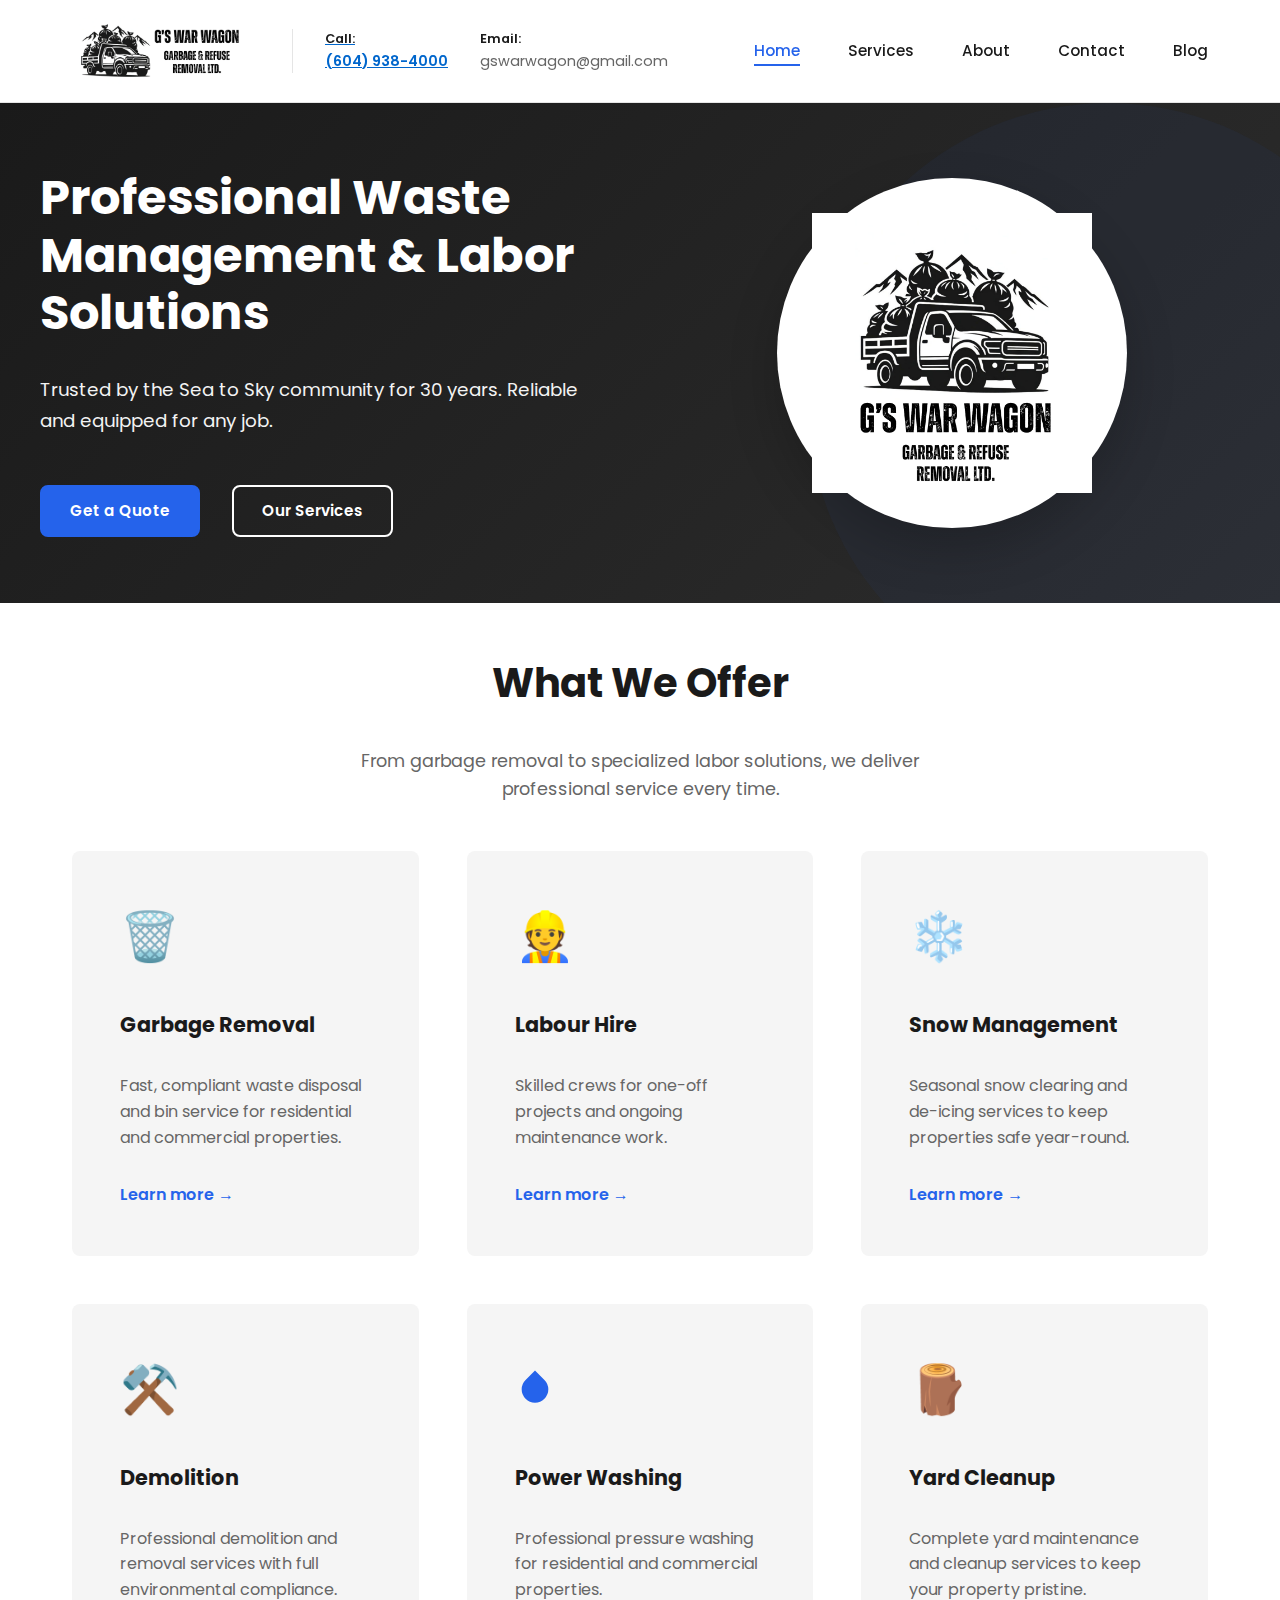
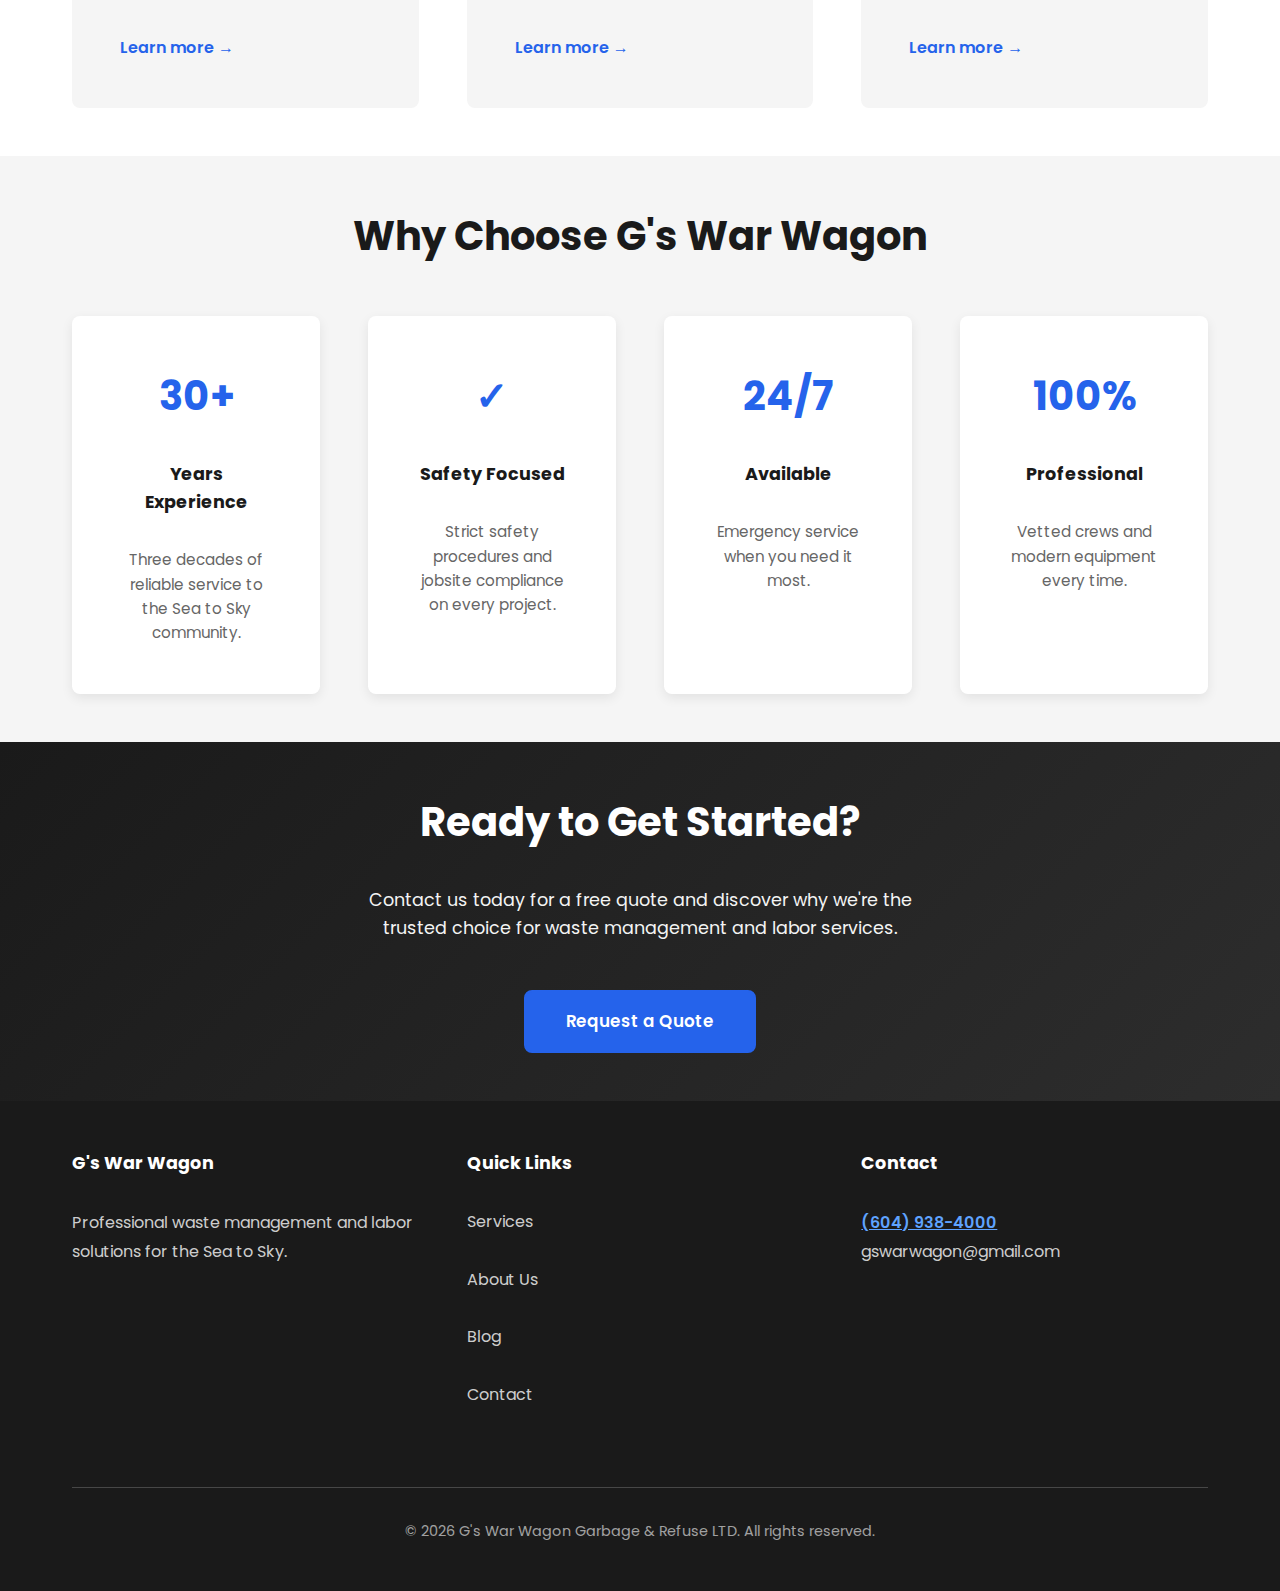
<file: index.html>
<!DOCTYPE html>
<html lang="en">
<head>
    <meta charset="UTF-8">
    <meta name="viewport" content="width=device-width, initial-scale=1.0">
    <meta name="description" content="G's War Wagon Garbage & Refuse LTD — Professional waste management and labor services for Sea to Sky.">
    <link rel="icon" href="assets/branding/GS Web Icon.png" type="image/png">
    <title>G's War Wagon | Professional Garbage & Refuse Services</title>
    <link rel="stylesheet" href="css/styles.css">
    <link href="https://fonts.googleapis.com/css2?family=Poppins:wght@300;400;500;600;700&display=swap" rel="stylesheet">
</head>
<body>
    <a class="skip-link" href="#main">Skip to main content</a>
    
    <!-- Navigation -->
    <nav class="navbar" role="navigation" aria-label="Main Navigation">
        <div class="nav-container">
            <div class="nav-left">
                <div class="nav-brand">
                    <a href="index.html">
                        <img src="assets/branding/G's War Wagon Long.png" alt="G's War Wagon Logo" class="logo">
                    </a>
                </div>
                <div class="nav-contact-desktop">
                    <a href="tel:+16049384000" class="contact-link phone">
                        <span class="label">Call:</span> (604) 938-4000
                    </a>
                    <a href="mailto:gswarwagon@gmail.com" class="contact-link email">
                        <span class="label">Email:</span> gswarwagon@gmail.com
                    </a>
                </div>
            </div>
            <button class="nav-toggle" id="navToggle" aria-label="Toggle navigation">
                <span></span>
                <span></span>
                <span></span>
            </button>
            <div class="nav-menu" id="navMenu">
                <ul class="nav-links">
                    <li><a href="index.html" class="active">Home</a></li>
                    <li><a href="services.html">Services</a></li>
                    <li><a href="about.html">About</a></li>
                    <li><a href="contact.html">Contact</a></li>
                    <li><a href="blog.html">Blog</a></li>
                </ul>
                <div class="nav-contact-mobile">
                    <a href="tel:+16049384000" class="contact-link phone">
                        <span class="label">Call:</span> (604) 938-4000
                    </a>
                    <a href="mailto:gswarwagon@gmail.com" class="contact-link email">
                        <span class="label">Email:</span> gswarwagon@gmail.com
                    </a>
                </div>
            </div>
        </div>
    </nav>

    <!-- Hero Section -->
    <header class="hero">
        <div class="hero-content">
            <div class="hero-text">
                <h1>Professional Waste Management & Labor Solutions</h1>
                <p>Trusted by the Sea to Sky community for 30 years. Reliable and equipped for any job.</p>
                <div class="hero-cta">
                    <a href="contact.html" class="btn btn-primary">Get a Quote</a>
                    <a href="services.html" class="btn btn-secondary">Our Services</a>
                </div>
            </div>
            <div class="hero-logo-container">
                <div class="logo-circle">
                    <img src="assets/branding/G's War Wagon Logo.png" alt="G's War Wagon Logo" class="hero-logo">
                </div>
            </div>
        </div>
    </header>

    <!-- Main Content -->
    <main id="main" tabindex="-1">
        
        <!-- Services Overview -->
        <section class="services-overview">
            <div class="container">
                <div class="section-header">
                    <h2>What We Offer</h2>
                    <p>From garbage removal to specialized labor solutions, we deliver professional service every time.</p>
                </div>
                <div class="services-grid">
                    <div class="service-card">
                        <div class="service-icon">🗑️</div>
                        <h3>Garbage Removal</h3>
                        <p>Fast, compliant waste disposal and bin service for residential and commercial properties.</p>
                        <a href="services.html" class="service-link">Learn more →</a>
                    </div>
                    <div class="service-card">
                        <div class="service-icon">👷</div>
                        <h3>Labour Hire</h3>
                        <p>Skilled crews for one-off projects and ongoing maintenance work.</p>
                        <a href="services.html" class="service-link">Learn more →</a>
                    </div>
                    <div class="service-card">
                        <div class="service-icon">❄️</div>
                        <h3>Snow Management</h3>
                        <p>Seasonal snow clearing and de-icing services to keep properties safe year-round.</p>
                        <a href="services.html" class="service-link">Learn more →</a>
                    </div>
                    <div class="service-card">
                        <div class="service-icon">⚒️</div>
                        <h3>Demolition</h3>
                        <p>Professional demolition and removal services with full environmental compliance.</p>
                        <a href="services.html" class="service-link">Learn more →</a>
                    </div>
                    <div class="service-card">
                        <div class="service-icon"><svg width="40" height="40" viewBox="0 0 24 24" fill="#2563eb" xmlns="http://www.w3.org/2000/svg"><path d="M12 2.69l5.66 5.66a8 8 0 1 1-11.32 0z"/></svg></div>
                        <h3>Power Washing</h3>
                        <p>Professional pressure washing for residential and commercial properties.</p>
                        <a href="services.html" class="service-link">Learn more →</a>
                    </div>
                    <div class="service-card">
                        <div class="service-icon">🪵</div>
                        <h3>Yard Cleanup</h3>
                        <p>Complete yard maintenance and cleanup services to keep your property pristine.</p>
                        <a href="services.html" class="service-link">Learn more →</a>
                    </div>
                </div>
            </div>
        </section>

        <!-- Why Choose Us -->
        <section class="why-choose">
            <div class="container">
                <h2>Why Choose G's War Wagon</h2>
                <div class="features-grid">
                    <div class="feature">
                        <div class="feature-number">30+</div>
                        <h4>Years Experience</h4>
                        <p>Three decades of reliable service to the Sea to Sky community.</p>
                    </div>
                    <div class="feature">
                        <div class="feature-number">✓</div>
                        <h4>Safety Focused</h4>
                        <p>Strict safety procedures and jobsite compliance on every project.</p>
                    </div>
                    <div class="feature">
                        <div class="feature-number">24/7</div>
                        <h4>Available</h4>
                        <p>Emergency service when you need it most.</p>
                    </div>
                    <div class="feature">
                        <div class="feature-number">100%</div>
                        <h4>Professional</h4>
                        <p>Vetted crews and modern equipment every time.</p>
                    </div>
                </div>
            </div>
        </section>

        <!-- CTA Section -->
        <section class="cta-section">
            <div class="container">
                <h2>Ready to Get Started?</h2>
                <p>Contact us today for a free quote and discover why we're the trusted choice for waste management and labor services.</p>
                <a href="contact.html" class="btn btn-primary btn-large">Request a Quote</a>
            </div>
        </section>

    </main>

    <!-- Footer -->
    <footer class="footer" role="contentinfo">
        <div class="container">
            <div class="footer-content">
                <div class="footer-section">
                    <h4>G's War Wagon</h4>
                    <p>Professional waste management and labor solutions for the Sea to Sky.</p>
                </div>
                <div class="footer-section">
                    <h4>Quick Links</h4>
                    <ul>
                        <li><a href="services.html">Services</a></li>
                        <li><a href="about.html">About Us</a></li>
                        <li><a href="blog.html">Blog</a></li>
                        <li><a href="contact.html">Contact</a></li>
                    </ul>
                </div>
                <div class="footer-section">
                    <h4>Contact</h4>
                    <p>
                        <a href="tel:+16049384000">(604) 938-4000</a><br>
                        <a href="mailto:gswarwagon@gmail.com">gswarwagon@gmail.com</a>
                    </p>
                </div>
            </div>
            <div class="footer-bottom">
                <p>&copy; <span id="year"></span> G's War Wagon Garbage & Refuse LTD. All rights reserved.</p>
            </div>
        </div>
    </footer>

    <script src="js/scripts.js"></script>
    <script>document.getElementById('year').textContent = new Date().getFullYear();</script>
</body>
</html>
</file>
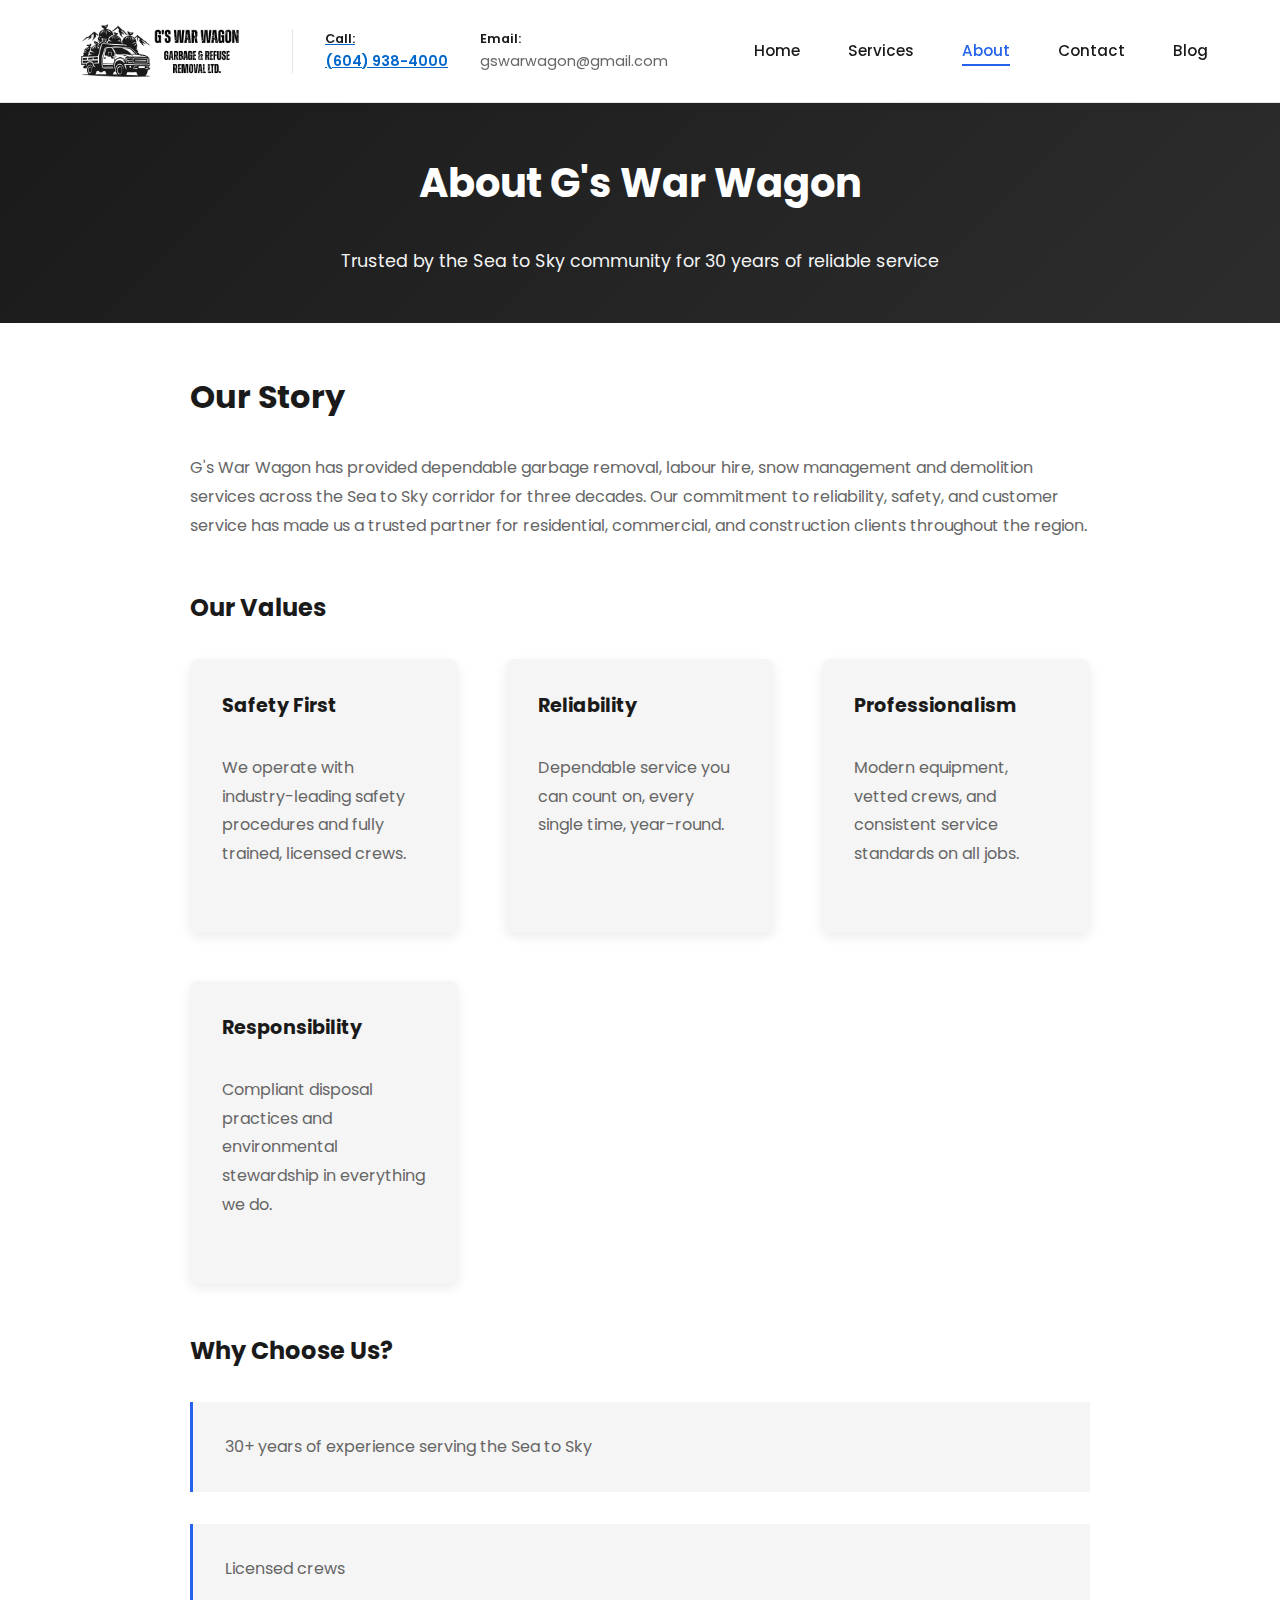
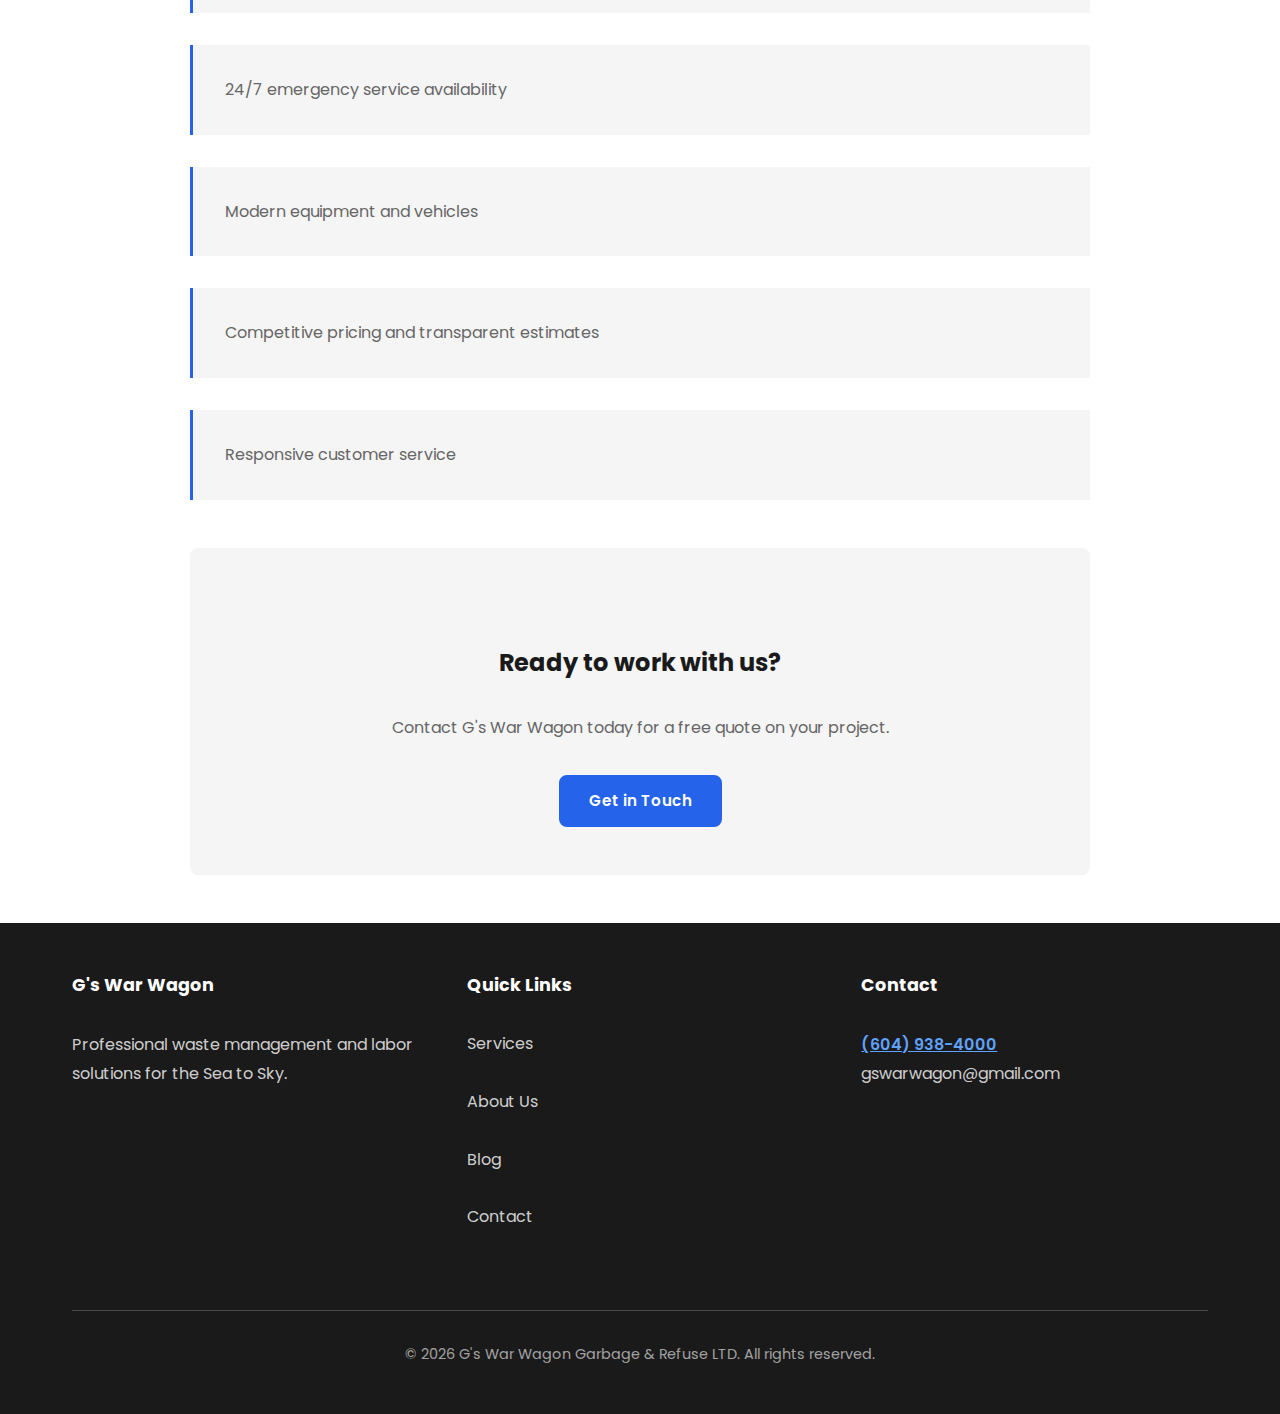
<file: about.html>
<!DOCTYPE html>
<html lang="en">
<head>
    <meta charset="UTF-8">
    <meta name="viewport" content="width=device-width, initial-scale=1.0">
    <meta name="description" content="About G's War Wagon — experienced refuse, labour hire and demolition services in the Sea to Sky.">
    <title>About | G's War Wagon</title>
    <link rel="icon" href="assets/branding/GS Web Icon.png" type="image/png">
    <link rel="stylesheet" href="css/styles.css">
    <link href="https://fonts.googleapis.com/css2?family=Poppins:wght@300;400;500;600;700&display=swap" rel="stylesheet">
</head>
<body>
    <a class="skip-link" href="#main">Skip to main content</a>
    
    <!-- Navigation -->
    <nav class="navbar" role="navigation" aria-label="Main Navigation">
        <div class="nav-container">
            <div class="nav-left">
                <div class="nav-brand">
                    <a href="index.html">
                        <img src="assets/branding/G's War Wagon Long.png" alt="G's War Wagon Logo" class="logo">
                    </a>
                </div>
                <div class="nav-contact-desktop">
                    <a href="tel:+16049384000" class="contact-link phone">
                        <span class="label">Call:</span> (604) 938-4000
                    </a>
                    <a href="mailto:gswarwagon@gmail.com" class="contact-link email">
                        <span class="label">Email:</span> gswarwagon@gmail.com
                    </a>
                </div>
            </div>
            <button class="nav-toggle" id="navToggle" aria-label="Toggle navigation">
                <span></span>
                <span></span>
                <span></span>
            </button>
            <div class="nav-menu" id="navMenu">
                <ul class="nav-links">
                    <li><a href="index.html">Home</a></li>
                    <li><a href="services.html">Services</a></li>
                    <li><a href="about.html" class="active">About</a></li>
                    <li><a href="contact.html">Contact</a></li>
                    <li><a href="blog.html">Blog</a></li>
                </ul>
                <div class="nav-contact-mobile">
                    <a href="tel:+16049384000" class="contact-link phone">
                        <span class="label">Call:</span> (604) 938-4000
                    </a>
                    <a href="mailto:gswarwagon@gmail.com" class="contact-link email">
                        <span class="label">Email:</span> gswarwagon@gmail.com
                    </a>
                </div>
            </div>
        </div>
    </nav>

    <!-- Page Header -->
    <header class="page-header">
        <div class="container">
            <h1>About G's War Wagon</h1>
            <p>Trusted by the Sea to Sky community for 30 years of reliable service</p>
        </div>
    </header>

    <!-- Main Content -->
    <main id="main" tabindex="-1">
        <section class="about-section">
            <div class="container">
                <div class="about-content">
                    <h2>Our Story</h2>
                    <p>G's War Wagon has provided dependable garbage removal, labour hire, snow management and demolition services across the Sea to Sky corridor for three decades. Our commitment to reliability, safety, and customer service has made us a trusted partner for residential, commercial, and construction clients throughout the region.</p>
                    
                    <h3>Our Values</h3>
                    <div class="values-grid">
                        <div class="value-card">
                            <h4>Safety First</h4>
                            <p>We operate with industry-leading safety procedures and fully trained, licensed crews.</p>
                        </div>
                        <div class="value-card">
                            <h4>Reliability</h4>
                            <p>Dependable service you can count on, every single time, year-round.</p>
                        </div>
                        <div class="value-card">
                            <h4>Professionalism</h4>
                            <p>Modern equipment, vetted crews, and consistent service standards on all jobs.</p>
                        </div>
                        <div class="value-card">
                            <h4>Responsibility</h4>
                            <p>Compliant disposal practices and environmental stewardship in everything we do.</p>
                        </div>
                    </div>

                    <h3>Why Choose Us?</h3>
                    <ul class="features-list">
                        <li>30+ years of experience serving the Sea to Sky</li>
                        <li>Licensed crews</li>
                        <li>24/7 emergency service availability</li>
                        <li>Modern equipment and vehicles</li>
                        <li>Competitive pricing and transparent estimates</li>
                        <li>Responsive customer service</li>
                    </ul>

                    <div class="cta-box">
                        <h3>Ready to work with us?</h3>
                        <p>Contact G's War Wagon today for a free quote on your project.</p>
                        <a href="contact.html" class="btn btn-primary">Get in Touch</a>
                    </div>
                </div>
            </div>
        </section>
    </main>

    <!-- Footer -->
    <footer class="footer" role="contentinfo">
        <div class="container">
            <div class="footer-content">
                <div class="footer-section">
                    <h4>G's War Wagon</h4>
                    <p>Professional waste management and labor solutions for the Sea to Sky.</p>
                </div>
                <div class="footer-section">
                    <h4>Quick Links</h4>
                    <ul>
                        <li><a href="services.html">Services</a></li>
                        <li><a href="about.html">About Us</a></li>
                        <li><a href="blog.html">Blog</a></li>
                        <li><a href="contact.html">Contact</a></li>
                    </ul>
                </div>
                <div class="footer-section">
                    <h4>Contact</h4>
                    <p>
                        <a href="tel:+16049384000">(604) 938-4000</a><br>
                        <a href="mailto:gswarwagon@gmail.com">gswarwagon@gmail.com</a>
                    </p>
                </div>
            </div>
            <div class="footer-bottom">
                <p>&copy; <span id="year"></span> G's War Wagon Garbage & Refuse LTD. All rights reserved.</p>
            </div>
        </div>
    </footer>

    <script src="js/scripts.js"></script>
    <script>document.getElementById('year').textContent = new Date().getFullYear();</script>
</body>
</html>
</file>
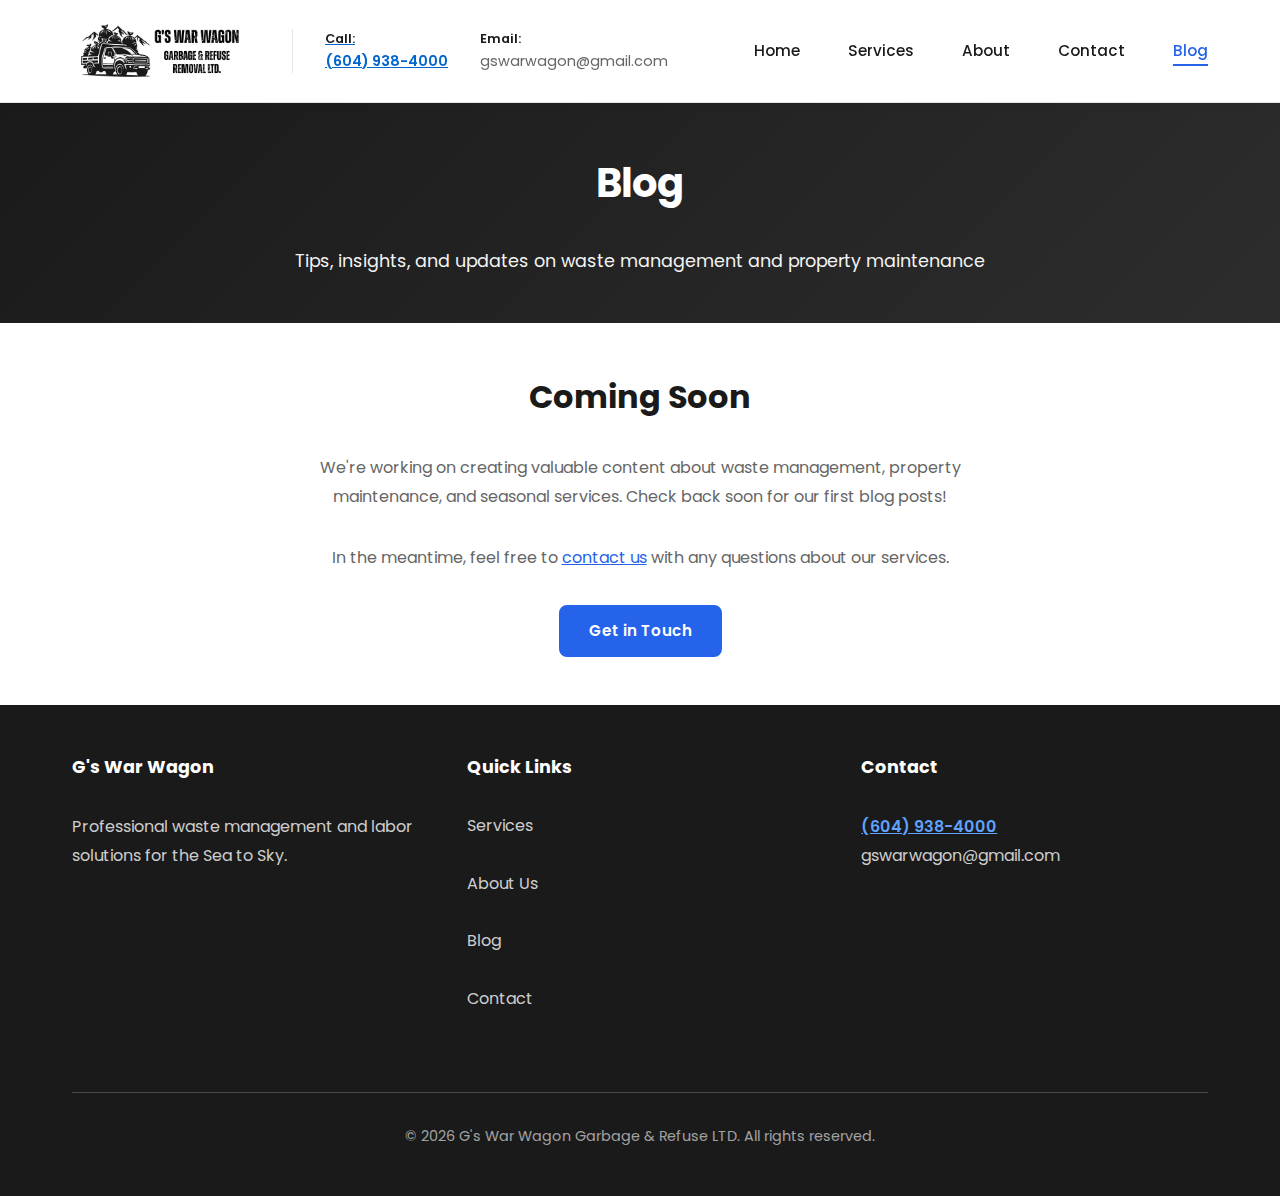
<file: blog.html>
<!DOCTYPE html>
<html lang="en">
<head>
    <meta charset="UTF-8">
    <meta name="viewport" content="width=device-width, initial-scale=1.0">
    <meta name="description" content="Blog | G's War Wagon — Tips and insights on waste management and property maintenance.">
    <title>Blog | G's War Wagon</title>
    <link rel="icon" href="assets/branding/GS Web Icon.png" type="image/png">
    <link rel="stylesheet" href="css/styles.css">
    <link href="https://fonts.googleapis.com/css2?family=Poppins:wght@300;400;500;600;700&display=swap" rel="stylesheet">
</head>
<body>
    <a class="skip-link" href="#main">Skip to main content</a>
    
    <!-- Navigation -->
    <nav class="navbar" role="navigation" aria-label="Main Navigation">
        <div class="nav-container">
            <div class="nav-left">
                <div class="nav-brand">
                    <a href="index.html">
                        <img src="assets/branding/G's War Wagon Long.png" alt="G's War Wagon Logo" class="logo">
                    </a>
                </div>
                <div class="nav-contact-desktop">
                    <a href="tel:+16049384000" class="contact-link phone">
                        <span class="label">Call:</span> (604) 938-4000
                    </a>
                    <a href="mailto:gswarwagon@gmail.com" class="contact-link email">
                        <span class="label">Email:</span> gswarwagon@gmail.com
                    </a>
                </div>
            </div>
            <button class="nav-toggle" id="navToggle" aria-label="Toggle navigation">
                <span></span>
                <span></span>
                <span></span>
            </button>
            <div class="nav-menu" id="navMenu">
                <ul class="nav-links">
                    <li><a href="index.html">Home</a></li>
                    <li><a href="services.html">Services</a></li>
                    <li><a href="about.html">About</a></li>
                    <li><a href="contact.html">Contact</a></li>
                    <li><a href="blog.html" class="active">Blog</a></li>
                </ul>
                <div class="nav-contact-mobile">
                    <a href="tel:+16049384000" class="contact-link phone">
                        <span class="label">Call:</span> (604) 938-4000
                    </a>
                    <a href="mailto:gswarwagon@gmail.com" class="contact-link email">
                        <span class="label">Email:</span> gswarwagon@gmail.com
                    </a>
                </div>
            </div>
        </div>
    </nav>

    <!-- Page Header -->
    <header class="page-header">
        <div class="container">
            <h1>Blog</h1>
            <p>Tips, insights, and updates on waste management and property maintenance</p>
        </div>
    </header>

    <!-- Main Content -->
    <main id="main" tabindex="-1">
        <section class="blog-section">
            <div class="container">
                <div class="blog-content">
                    <h2>Coming Soon</h2>
                    <p>We're working on creating valuable content about waste management, property maintenance, and seasonal services. Check back soon for our first blog posts!</p>
                    <p>In the meantime, feel free to <a href="contact.html">contact us</a> with any questions about our services.</p>
                    <a href="contact.html" class="btn btn-primary">Get in Touch</a>
                </div>
            </div>
        </section>
    </main>

    <!-- Footer -->
    <footer class="footer" role="contentinfo">
        <div class="container">
            <div class="footer-content">
                <div class="footer-section">
                    <h4>G's War Wagon</h4>
                    <p>Professional waste management and labor solutions for the Sea to Sky.</p>
                </div>
                <div class="footer-section">
                    <h4>Quick Links</h4>
                    <ul>
                        <li><a href="services.html">Services</a></li>
                        <li><a href="about.html">About Us</a></li>
                        <li><a href="blog.html">Blog</a></li>
                        <li><a href="contact.html">Contact</a></li>
                    </ul>
                </div>
                <div class="footer-section">
                    <h4>Contact</h4>
                    <p>
                        <a href="tel:+16049384000">(604) 938-4000</a><br>
                        <a href="mailto:gswarwagon@gmail.com">gswarwagon@gmail.com</a>
                    </p>
                </div>
            </div>
            <div class="footer-bottom">
                <p>&copy; <span id="year"></span> G's War Wagon Garbage & Refuse LTD. All rights reserved.</p>
            </div>
        </div>
    </footer>

    <script src="js/scripts.js"></script>
    <script>document.getElementById('year').textContent = new Date().getFullYear();</script>
</body>
</html>
</file>
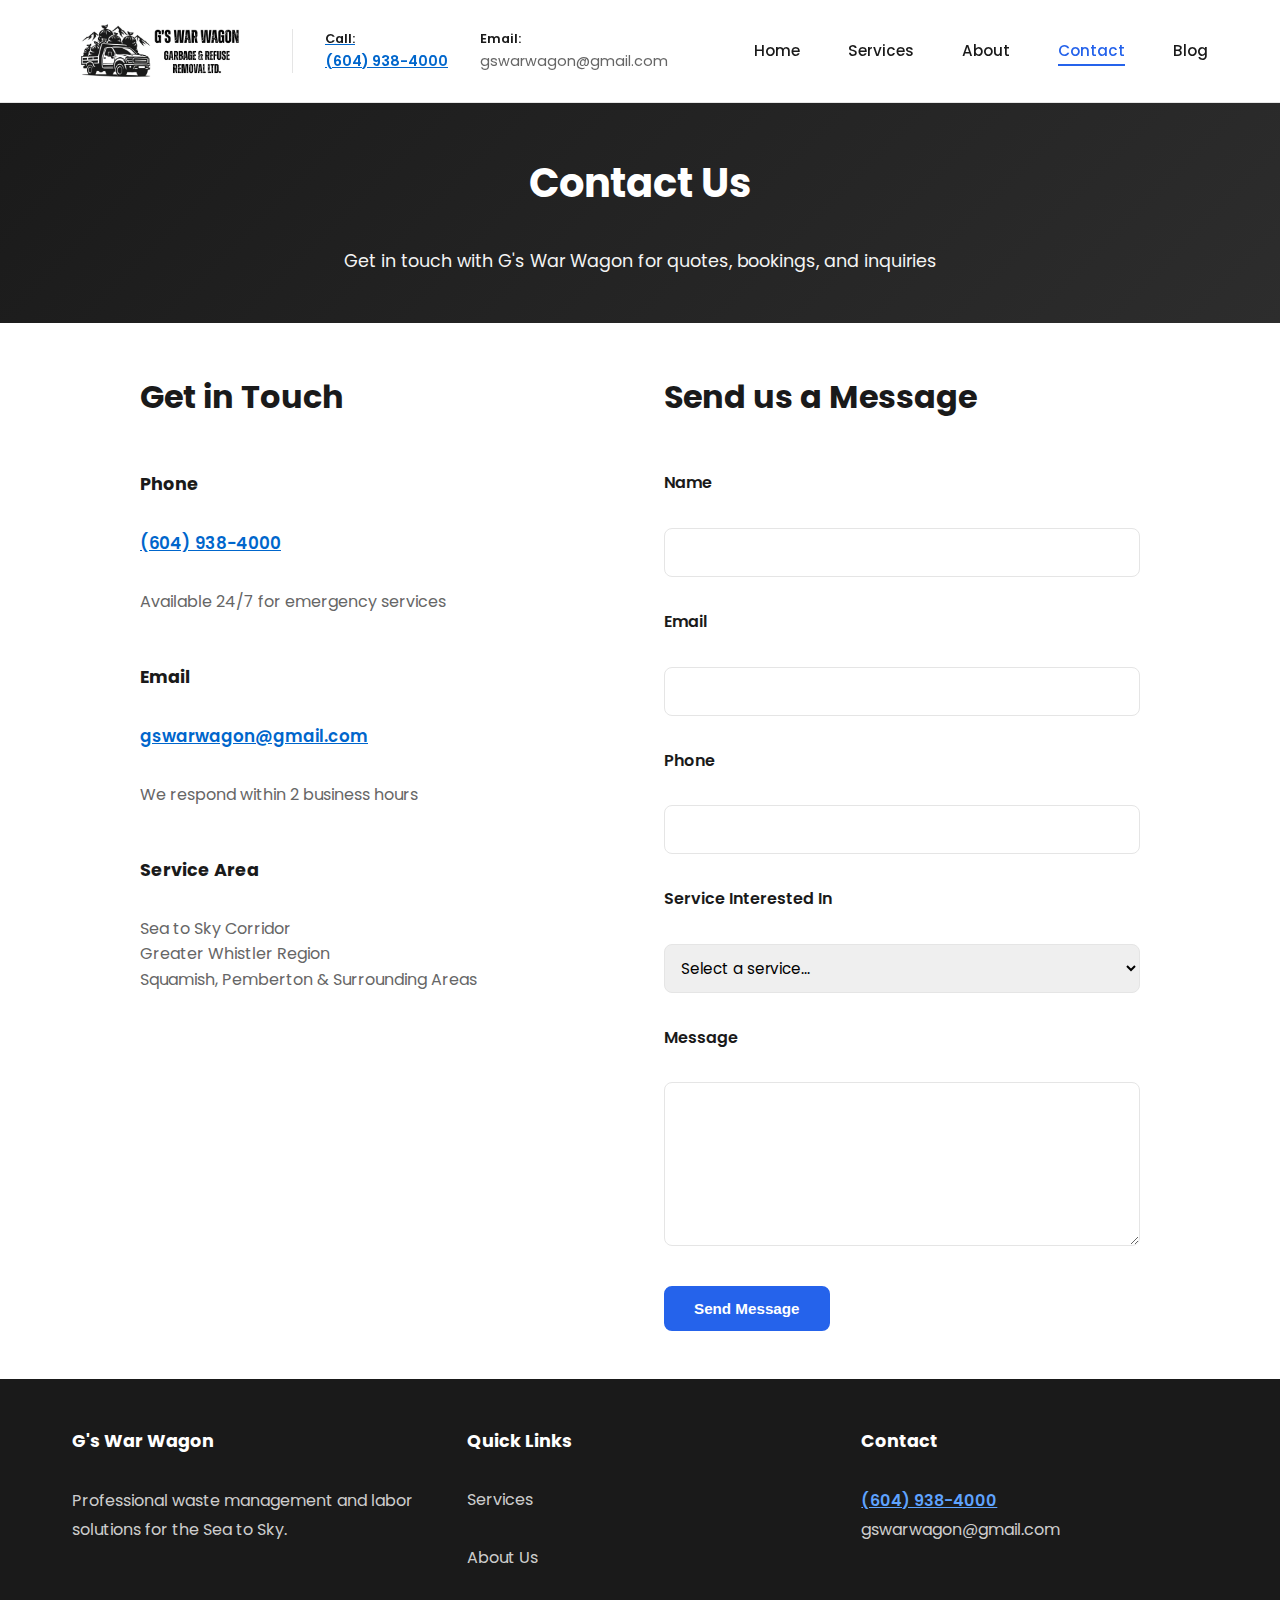
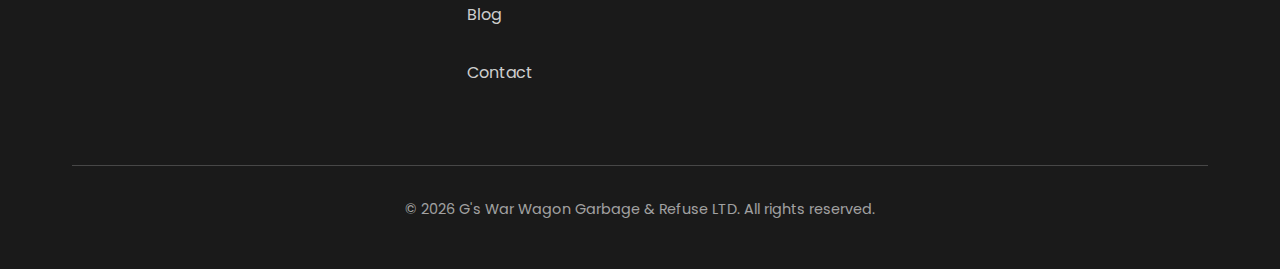
<file: contact.html>
<!DOCTYPE html>
<html lang="en">
<head>
    <meta charset="UTF-8">
    <meta name="viewport" content="width=device-width, initial-scale=1.0">
    <meta name="description" content="Contact G's War Wagon for garbage removal, labour hire, snow management and demolition services.">
    <title>Contact | G's War Wagon</title>
    <link rel="icon" href="assets/branding/GS Web Icon.png" type="image/png">
    <link rel="stylesheet" href="css/styles.css">
    <link href="https://fonts.googleapis.com/css2?family=Poppins:wght@300;400;500;600;700&display=swap" rel="stylesheet">
</head>
<body>
    <a class="skip-link" href="#main">Skip to main content</a>
    
    <!-- Navigation -->
    <nav class="navbar" role="navigation" aria-label="Main Navigation">
        <div class="nav-container">
            <div class="nav-left">
                <div class="nav-brand">
                    <a href="index.html">
                        <img src="assets/branding/G's War Wagon Long.png" alt="G's War Wagon Logo" class="logo">
                    </a>
                </div>
                <div class="nav-contact-desktop">
                    <a href="tel:+16049384000" class="contact-link phone">
                        <span class="label">Call:</span> (604) 938-4000
                    </a>
                    <a href="mailto:gswarwagon@gmail.com" class="contact-link email">
                        <span class="label">Email:</span> gswarwagon@gmail.com
                    </a>
                </div>
            </div>
            <button class="nav-toggle" id="navToggle" aria-label="Toggle navigation">
                <span></span>
                <span></span>
                <span></span>
            </button>
            <div class="nav-menu" id="navMenu">
                <ul class="nav-links">
                    <li><a href="index.html">Home</a></li>
                    <li><a href="services.html">Services</a></li>
                    <li><a href="about.html">About</a></li>
                    <li><a href="contact.html" class="active">Contact</a></li>
                    <li><a href="blog.html">Blog</a></li>
                </ul>
                <div class="nav-contact-mobile">
                    <a href="tel:+16049384000" class="contact-link phone">
                        <span class="label">Call:</span> (604) 938-4000
                    </a>
                    <a href="mailto:gswarwagon@gmail.com" class="contact-link email">
                        <span class="label">Email:</span> gswarwagon@gmail.com
                    </a>
                </div>
            </div>
        </div>
    </nav>

    <!-- Page Header -->
    <header class="page-header">
        <div class="container">
            <h1>Contact Us</h1>
            <p>Get in touch with G's War Wagon for quotes, bookings, and inquiries</p>
        </div>
    </header>

    <!-- Main Content -->
    <main id="main" tabindex="-1">
        <section class="contact-section">
            <div class="container">
                <div class="contact-content">
                    <div class="contact-info">
                        <h2>Get in Touch</h2>
                        <div class="info-block">
                            <h3>Phone</h3>
                            <a href="tel:+16049384000">(604) 938-4000</a>
                            <p>Available 24/7 for emergency services</p>
                        </div>
                        <div class="info-block">
                            <h3>Email</h3>
                            <a href="mailto:gswarwagon@gmail.com">gswarwagon@gmail.com</a>
                            <p>We respond within 2 business hours</p>
                        </div>
                        <div class="info-block">
                            <h3>Service Area</h3>
                            <p>Sea to Sky Corridor<br>Greater Whistler Region<br>Squamish, Pemberton &amp; Surrounding Areas</p>
                        </div>
                    </div>
                    
                    <div class="contact-form-wrapper">
                        <h2>Send us a Message</h2>
                        <form id="contact-form" method="POST" novalidate>
                            <div class="form-group">
                                <label for="name">Name</label>
                                <input type="text" id="name" name="name" required>
                            </div>
                            <div class="form-group">
                                <label for="email">Email</label>
                                <input type="email" id="email" name="email" required>
                            </div>
                            <div class="form-group">
                                <label for="phone">Phone</label>
                                <input type="tel" id="phone" name="phone">
                            </div>
                            <div class="form-group">
                                <label for="service">Service Interested In</label>
                                <select id="service" name="service">
                                    <option value="">Select a service...</option>
                                    <option value="garbage">Garbage Removal</option>
                                    <option value="labour">Labour Hire</option>
                                    <option value="snow">Snow Management</option>
                                    <option value="demolition">Demolition</option>
                                    <option value="power-wash">Power Washing</option>
                                    <option value="yard">Yard Cleanup</option>
                                    <option value="other">Other</option>
                                </select>
                            </div>
                            <div class="form-group">
                                <label for="message">Message</label>
                                <textarea id="message" name="message" rows="6" required></textarea>
                            </div>
                            <button type="submit" class="btn btn-primary">Send Message</button>
                        </form>
                    </div>
                </div>
            </div>
        </section>
    </main>

    <!-- Footer -->
    <footer class="footer" role="contentinfo">
        <div class="container">
            <div class="footer-content">
                <div class="footer-section">
                    <h4>G's War Wagon</h4>
                    <p>Professional waste management and labor solutions for the Sea to Sky.</p>
                </div>
                <div class="footer-section">
                    <h4>Quick Links</h4>
                    <ul>
                        <li><a href="services.html">Services</a></li>
                        <li><a href="about.html">About Us</a></li>
                        <li><a href="blog.html">Blog</a></li>
                        <li><a href="contact.html">Contact</a></li>
                    </ul>
                </div>
                <div class="footer-section">
                    <h4>Contact</h4>
                    <p>
                        <a href="tel:+16049384000">(604) 938-4000</a><br>
                        <a href="mailto:gswarwagon@gmail.com">gswarwagon@gmail.com</a>
                    </p>
                </div>
            </div>
            <div class="footer-bottom">
                <p>&copy; <span id="year"></span> G's War Wagon Garbage & Refuse LTD. All rights reserved.</p>
            </div>
        </div>
    </footer>

    <script src="js/scripts.js"></script>
    <script>
        document.getElementById('year').textContent = new Date().getFullYear();
        (function(){
            var form = document.getElementById('contact-form');
            if(!form) return;
            form.addEventListener('submit', function(e){
                e.preventDefault();
                alert('Thank you! We will get back to you within 2 business hours.');
                form.reset();
            });
        })();
    </script>
</body>
</html>
</file>
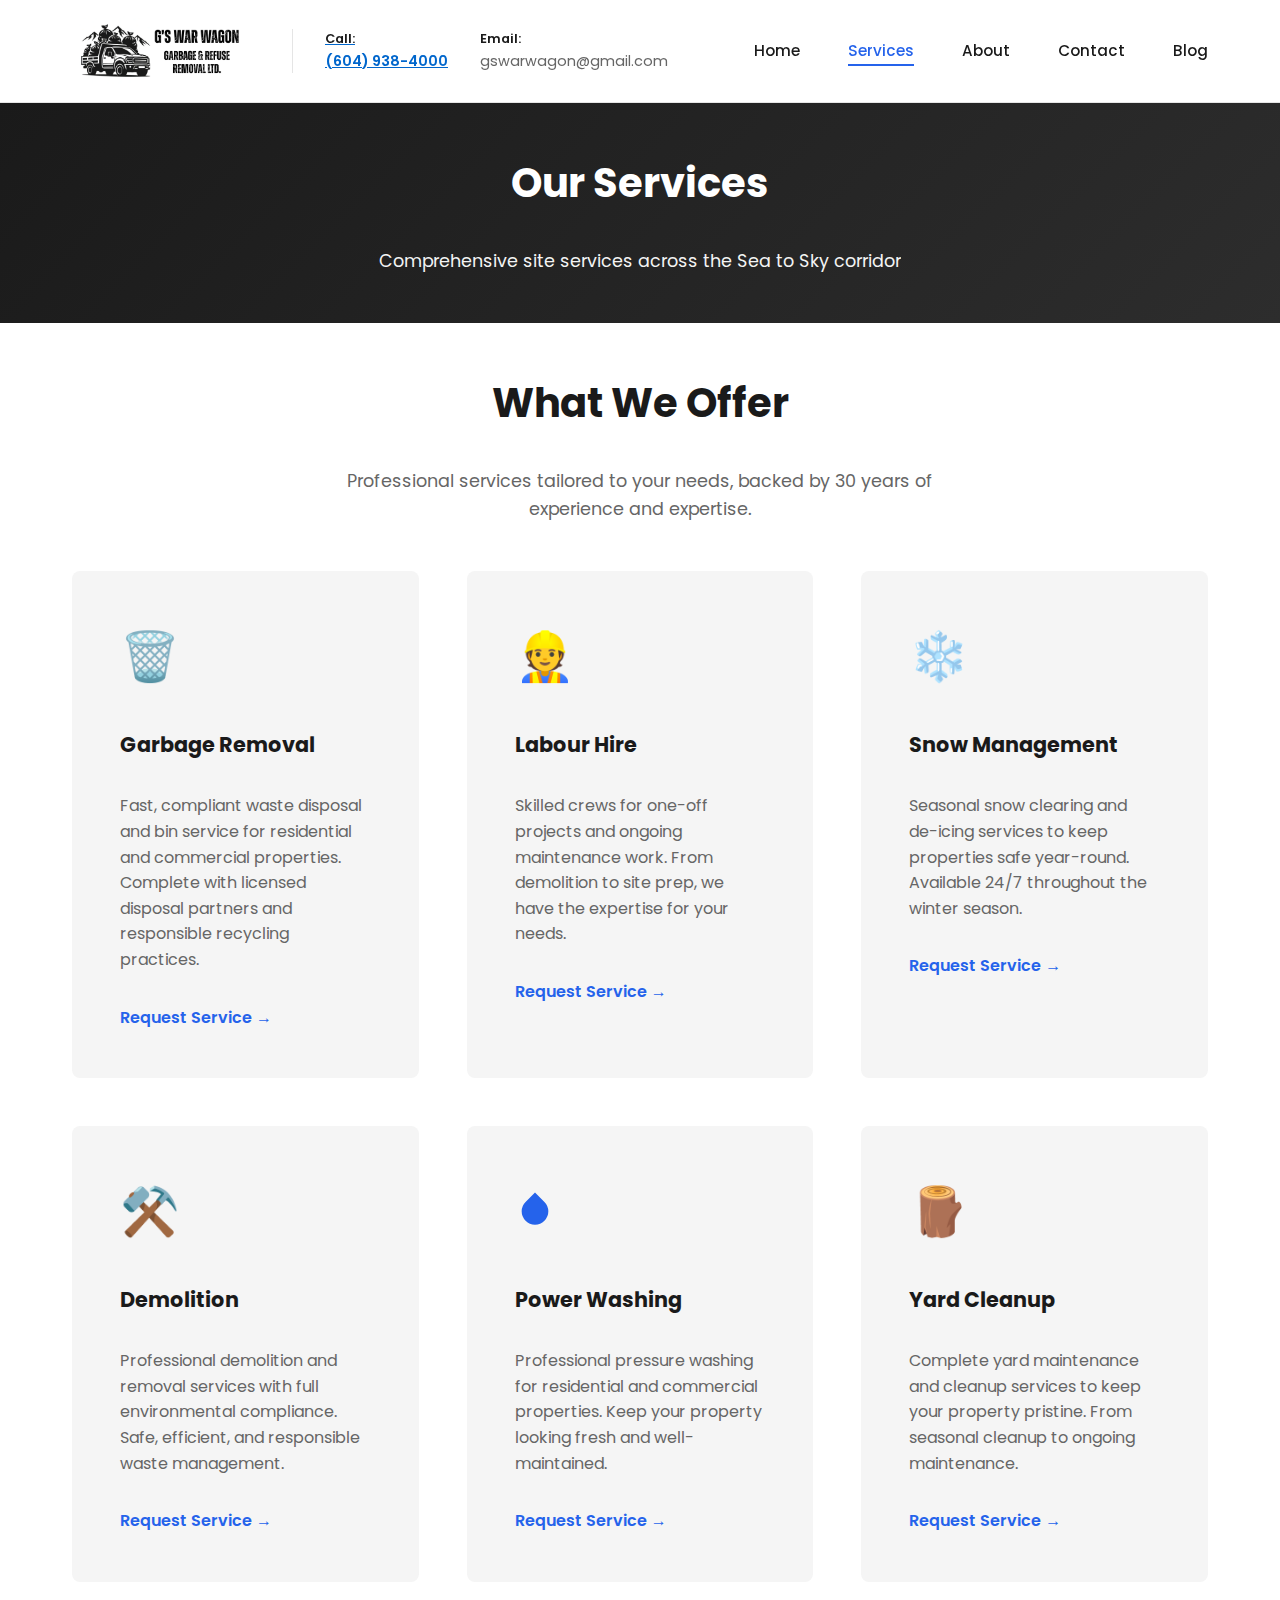
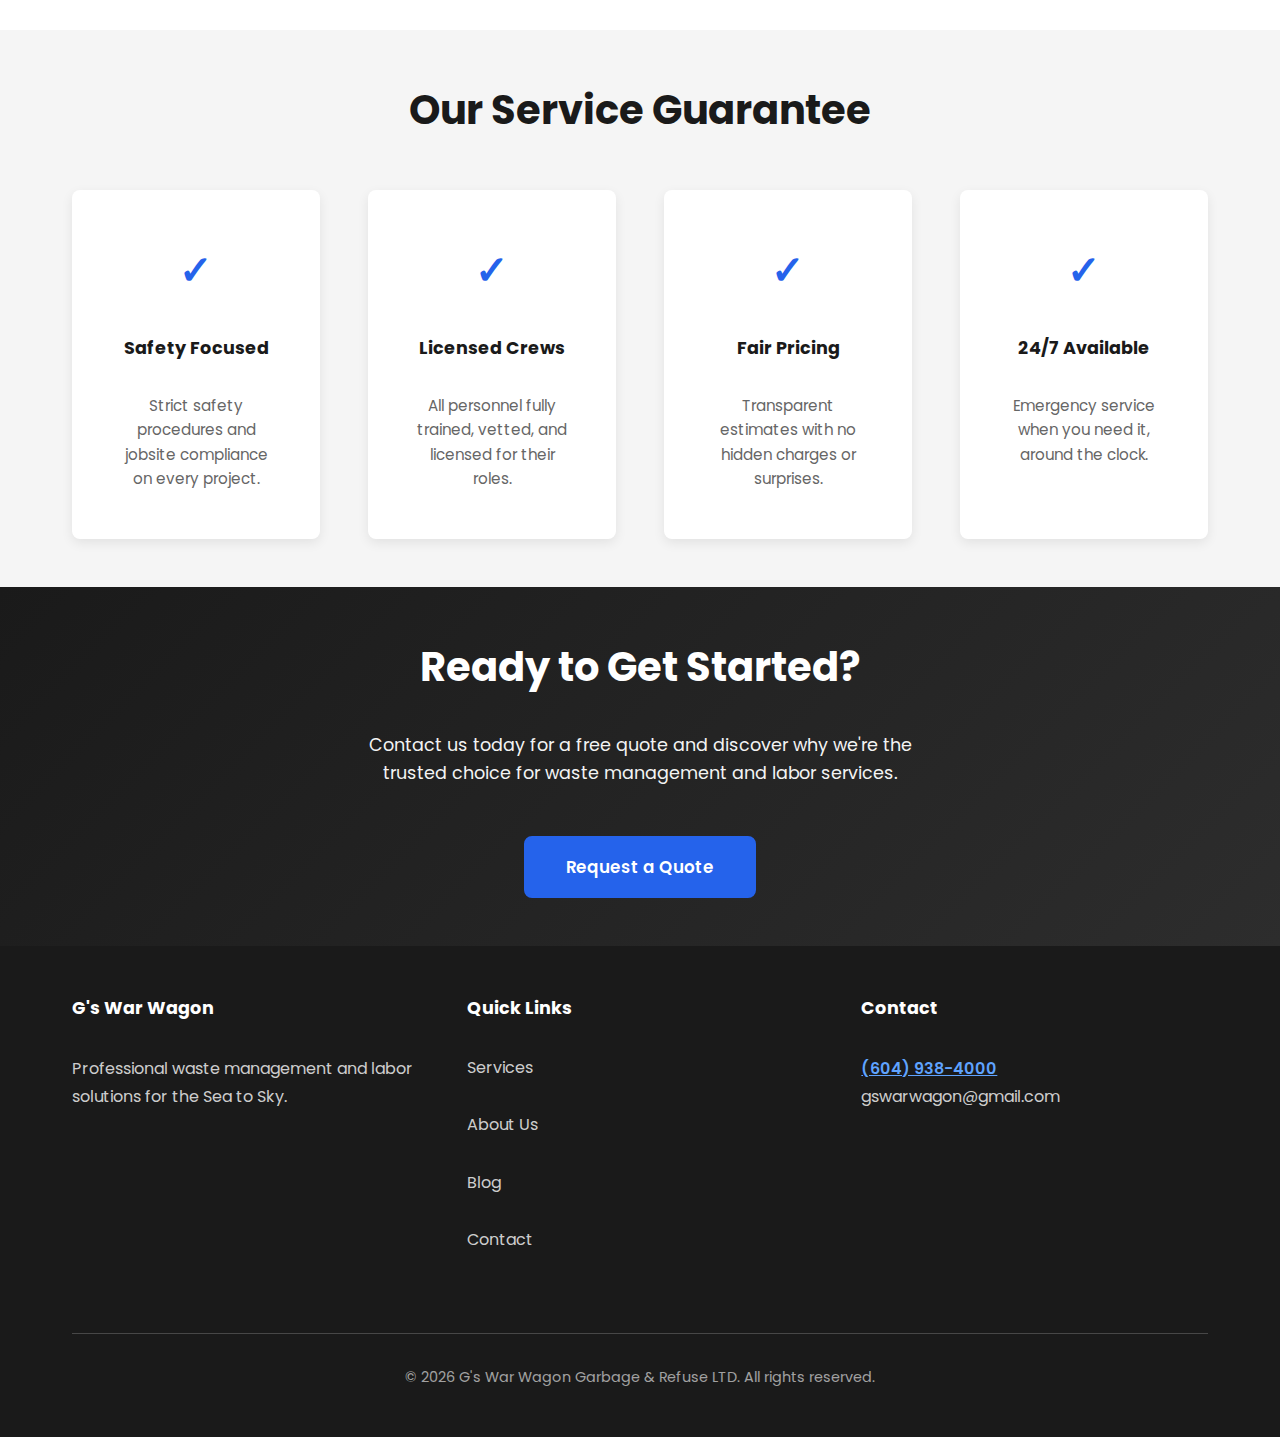
<file: services.html>
<!DOCTYPE html>
<html lang="en">
<head>
    <meta charset="UTF-8">
    <meta name="viewport" content="width=device-width, initial-scale=1.0">
    <meta name="description" content="G's War Wagon Services — garbage removal, labour hire, snow management, demolition and removals.">
    <title>Services | G's War Wagon</title>
    <link rel="icon" href="assets/branding/GS Web Icon.png" type="image/png">
    <link rel="stylesheet" href="css/styles.css">
    <link href="https://fonts.googleapis.com/css2?family=Poppins:wght@300;400;500;600;700&display=swap" rel="stylesheet">
</head>
<body>
    <a class="skip-link" href="#main">Skip to main content</a>
    
    <!-- Navigation -->
    <nav class="navbar" role="navigation" aria-label="Main Navigation">
        <div class="nav-container">
            <div class="nav-left">
                <div class="nav-brand">
                    <a href="index.html">
                        <img src="assets/branding/G's War Wagon Long.png" alt="G's War Wagon Logo" class="logo">
                    </a>
                </div>
                <div class="nav-contact-desktop">
                    <a href="tel:+16049384000" class="contact-link phone">
                        <span class="label">Call:</span> (604) 938-4000
                    </a>
                    <a href="mailto:gswarwagon@gmail.com" class="contact-link email">
                        <span class="label">Email:</span> gswarwagon@gmail.com
                    </a>
                </div>
            </div>
            <button class="nav-toggle" id="navToggle" aria-label="Toggle navigation">
                <span></span>
                <span></span>
                <span></span>
            </button>
            <div class="nav-menu" id="navMenu">
                <ul class="nav-links">
                    <li><a href="index.html">Home</a></li>
                    <li><a href="services.html" class="active">Services</a></li>
                    <li><a href="about.html">About</a></li>
                    <li><a href="contact.html">Contact</a></li>
                    <li><a href="blog.html">Blog</a></li>
                </ul>
                <div class="nav-contact-mobile">
                    <a href="tel:+16049384000" class="contact-link phone">
                        <span class="label">Call:</span> (604) 938-4000
                    </a>
                    <a href="mailto:gswarwagon@gmail.com" class="contact-link email">
                        <span class="label">Email:</span> gswarwagon@gmail.com
                    </a>
                </div>
            </div>
        </div>
    </nav>

    <!-- Page Header -->
    <header class="page-header">
        <div class="container">
            <h1>Our Services</h1>
            <p>Comprehensive site services across the Sea to Sky corridor</p>
        </div>
    </header>

    <!-- Main Content -->
    <main id="main" tabindex="-1">
        <section class="services-overview">
            <div class="container">
                <div class="section-header">
                    <h2>What We Offer</h2>
                    <p>Professional services tailored to your needs, backed by 30 years of experience and expertise.</p>
                </div>
                <div class="services-grid">
                    <div class="service-card">
                        <div class="service-icon">🗑️</div>
                        <h3>Garbage Removal</h3>
                        <p>Fast, compliant waste disposal and bin service for residential and commercial properties. Complete with licensed disposal partners and responsible recycling practices.</p>
                        <a href="contact.html" class="service-link">Request Service →</a>
                    </div>
                    <div class="service-card">
                        <div class="service-icon">👷</div>
                        <h3>Labour Hire</h3>
                        <p>Skilled crews for one-off projects and ongoing maintenance work. From demolition to site prep, we have the expertise for your needs.</p>
                        <a href="contact.html" class="service-link">Request Service →</a>
                    </div>
                    <div class="service-card">
                        <div class="service-icon">❄️</div>
                        <h3>Snow Management</h3>
                        <p>Seasonal snow clearing and de-icing services to keep properties safe year-round. Available 24/7 throughout the winter season.</p>
                        <a href="contact.html" class="service-link">Request Service →</a>
                    </div>
                    <div class="service-card">
                        <div class="service-icon">⚒️</div>
                        <h3>Demolition</h3>
                        <p>Professional demolition and removal services with full environmental compliance. Safe, efficient, and responsible waste management.</p>
                        <a href="contact.html" class="service-link">Request Service →</a>
                    </div>
                    <div class="service-card">
                        <div class="service-icon"><svg width="40" height="40" viewBox="0 0 24 24" fill="#2563eb" xmlns="http://www.w3.org/2000/svg"><path d="M12 2.69l5.66 5.66a8 8 0 1 1-11.32 0z"/></svg></div>
                        <h3>Power Washing</h3>
                        <p>Professional pressure washing for residential and commercial properties. Keep your property looking fresh and well-maintained.</p>
                        <a href="contact.html" class="service-link">Request Service →</a>
                    </div>
                    <div class="service-card">
                        <div class="service-icon">🪵</div>
                        <h3>Yard Cleanup</h3>
                        <p>Complete yard maintenance and cleanup services to keep your property pristine. From seasonal cleanup to ongoing maintenance.</p>
                        <a href="contact.html" class="service-link">Request Service →</a>
                    </div>
                </div>
            </div>
        </section>

        <!-- Service Guarantees -->
        <section class="why-choose">
            <div class="container">
                <h2>Our Service Guarantee</h2>
                <div class="features-grid">
                    <div class="feature">
                        <div class="feature-number">✓</div>
                        <h4>Safety Focused</h4>
                        <p>Strict safety procedures and jobsite compliance on every project.</p>
                    </div>
                    <div class="feature">
                        <div class="feature-number">✓</div>
                        <h4>Licensed Crews</h4>
                        <p>All personnel fully trained, vetted, and licensed for their roles.</p>
                    </div>
                    <div class="feature">
                        <div class="feature-number">✓</div>
                        <h4>Fair Pricing</h4>
                        <p>Transparent estimates with no hidden charges or surprises.</p>
                    </div>
                    <div class="feature">
                        <div class="feature-number">✓</div>
                        <h4>24/7 Available</h4>
                        <p>Emergency service when you need it, around the clock.</p>
                    </div>
                </div>
            </div>
        </section>

        <!-- CTA Section -->
        <section class="cta-section">
            <div class="container">
                <h2>Ready to Get Started?</h2>
                <p>Contact us today for a free quote and discover why we're the trusted choice for waste management and labor services.</p>
                <a href="contact.html" class="btn btn-primary btn-large">Request a Quote</a>
            </div>
        </section>
    </main>

    <!-- Footer -->
    <footer class="footer" role="contentinfo">
        <div class="container">
            <div class="footer-content">
                <div class="footer-section">
                    <h4>G's War Wagon</h4>
                    <p>Professional waste management and labor solutions for the Sea to Sky.</p>
                </div>
                <div class="footer-section">
                    <h4>Quick Links</h4>
                    <ul>
                        <li><a href="services.html">Services</a></li>
                        <li><a href="about.html">About Us</a></li>
                        <li><a href="blog.html">Blog</a></li>
                        <li><a href="contact.html">Contact</a></li>
                    </ul>
                </div>
                <div class="footer-section">
                    <h4>Contact</h4>
                    <p>
                        <a href="tel:+16049384000">(604) 938-4000</a><br>
                        <a href="mailto:gswarwagon@gmail.com">gswarwagon@gmail.com</a>
                    </p>
                </div>
            </div>
            <div class="footer-bottom">
                <p>&copy; <span id="year"></span> G's War Wagon Garbage & Refuse LTD. All rights reserved.</p>
            </div>
        </div>
    </footer>

    <script src="js/scripts.js"></script>
    <script>document.getElementById('year').textContent = new Date().getFullYear();</script>
</body>
</html>
</file>
<file: css/styles.css>
/* GS War Wagon - Modern Minimalist Design */

:root {
    --primary: #1a1a1a;
    --secondary: #f5f5f5;
    --accent: #2563eb;
    --text-dark: #1a1a1a;
    --text-light: #666666;
    --text-muted: #999999;
    --border: #e5e5e5;
    --white: #ffffff;
    --spacing: 1rem;
    --spacing-lg: 2rem;
    --spacing-xl: 3rem;
    --radius: 8px;
    --shadow: 0 4px 12px rgba(0, 0, 0, 0.08);
    --transition: all 0.3s ease;
}

/* Reset & Base */
* {
    margin: 0;
    padding: 0;
    box-sizing: border-box;
}

html, body {
    height: 100%;
    scroll-behavior: smooth;
}

body {
    font-family: 'Poppins', sans-serif;
    font-size: 16px;
    line-height: 1.6;
    color: var(--text-dark);
    background-color: var(--white);
}

/* Container */
.container {
    max-width: 1200px;
    margin: 0 auto;
    padding: 0 var(--spacing-lg);
}

/* Navigation */
.navbar {
    background: var(--white);
    border-bottom: 1px solid var(--border);
    position: sticky;
    top: 0;
    z-index: 1000;
    box-shadow: 0 2px 8px rgba(0, 0, 0, 0.04);
}

.nav-container {
    max-width: 1200px;
    margin: 0 auto;
    padding: 1rem var(--spacing-lg);
    display: flex;
    align-items: center;
    justify-content: space-between;
}

.nav-left {
    display: flex;
    align-items: center;
    gap: var(--spacing-xl);
    flex-shrink: 0;
}

.nav-brand {
    display: flex;
    align-items: center;
    gap: var(--spacing-lg);
    flex-shrink: 0;
}

.nav-brand a {
    display: flex;
    align-items: center;
    text-decoration: none;
}

.logo {
    height: 70px;
    width: auto;
}

.nav-contact-desktop {
    display: flex;
    gap: var(--spacing-lg);
    border-left: 1px solid var(--border);
    padding-left: var(--spacing-lg);
}

.nav-contact-mobile {
    display: none;
}

.nav-toggle {
    display: none;
    flex-direction: column;
    background: none;
    border: none;
    cursor: pointer;
    gap: 6px;
}

.nav-toggle span {
    width: 25px;
    height: 3px;
    background: var(--primary);
    border-radius: 2px;
    transition: var(--transition);
}

.nav-menu {
    display: flex;
    align-items: center;
    gap: var(--spacing-xl);
    flex-shrink: 0;
}

.nav-links {
    display: flex;
    list-style: none;
    gap: var(--spacing-xl);
}

.nav-links a {
    text-decoration: none;
    color: var(--text-dark);
    font-weight: 500;
    font-size: 0.95rem;
    transition: var(--transition);
    position: relative;
}

.nav-links a:hover,
.nav-links a.active {
    color: var(--accent);
}

.nav-links a.active::after {
    content: '';
    position: absolute;
    bottom: -5px;
    left: 0;
    width: 100%;
    height: 2px;
    background: var(--accent);
}

.contact-link {
    text-decoration: none;
    color: var(--text-light);
    font-size: 0.9rem;
    transition: var(--transition);
}

.contact-link:hover {
    color: var(--accent);
}

.contact-link.phone {
    color: #0066cc;
    text-decoration: underline;
    font-weight: 600;
}

.contact-link.phone:hover {
    color: #0052a3;
}

.contact-link .label {
    font-weight: 600;
    color: var(--text-dark);
    display: block;
    font-size: 0.8rem;
}

/* Hero Section */
.hero {
    background: linear-gradient(135deg, var(--primary) 0%, #2d2d2d 100%);
    color: var(--white);
    padding: var(--spacing-xl) var(--spacing-lg);
    min-height: 500px;
    display: flex;
    align-items: center;
    position: relative;
    overflow: hidden;
}

.hero::before {
    content: '';
    position: absolute;
    top: 0;
    right: -10%;
    width: 600px;
    height: 600px;
    background: rgba(37, 99, 235, 0.05);
    border-radius: 50%;
    z-index: 0;
}

.hero-content {
    position: relative;
    z-index: 1;
    max-width: 1200px;
    margin: 0 auto;
    width: 100%;
    display: grid;
    grid-template-columns: 1fr 1fr;
    gap: var(--spacing-xl);
    align-items: center;
}

.hero-text h1 {
    font-size: 3rem;
    font-weight: 700;
    line-height: 1.2;
    margin-bottom: var(--spacing-lg);
}

.hero-text p {
    font-size: 1.15rem;
    margin-bottom: var(--spacing-xl);
    opacity: 0.95;
    line-height: 1.7;
}

.hero-cta {
    display: flex;
    gap: var(--spacing-lg);
}

.hero-logo-container {
    display: flex;
    justify-content: center;
    align-items: center;
}

.logo-circle {
    width: 350px;
    height: 350px;
    background: var(--white);
    border-radius: 50%;
    display: flex;
    align-items: center;
    justify-content: center;
    box-shadow: 0 20px 50px rgba(0, 0, 0, 0.2);
}

.hero-logo {
    width: 280px;
    height: auto;
    object-fit: contain;
}

/* Buttons */
.btn {
    display: inline-block;
    padding: 12px 28px;
    border-radius: var(--radius);
    text-decoration: none;
    font-weight: 600;
    font-size: 0.95rem;
    transition: var(--transition);
    border: 2px solid transparent;
    cursor: pointer;
    text-align: center;
}

.btn-primary {
    background: var(--accent);
    color: var(--white);
    border-color: var(--accent);
}

.btn-primary:hover {
    background: #1d4ed8;
    border-color: #1d4ed8;
    transform: translateY(-2px);
    box-shadow: 0 8px 16px rgba(37, 99, 235, 0.3);
}

.btn-secondary {
    background: transparent;
    color: var(--white);
    border-color: var(--white);
}

.btn-secondary:hover {
    background: var(--white);
    color: var(--primary);
}

.btn-large {
    padding: 16px 40px;
    font-size: 1.05rem;
}

/* Services Overview */
.services-overview {
    padding: var(--spacing-xl) var(--spacing-lg);
    background: var(--white);
}

.section-header {
    text-align: center;
    margin-bottom: var(--spacing-xl);
}

.section-header h2 {
    font-size: 2.5rem;
    margin-bottom: var(--spacing-lg);
    color: var(--text-dark);
}

.section-header p {
    font-size: 1.1rem;
    color: var(--text-light);
    max-width: 600px;
    margin: 0 auto;
}

.services-grid {
    display: grid;
    grid-template-columns: repeat(auto-fit, minmax(250px, 1fr));
    gap: var(--spacing-xl);
    margin-top: var(--spacing-xl);
}

.service-card {
    padding: var(--spacing-xl);
    background: var(--secondary);
    border-radius: var(--radius);
    transition: var(--transition);
    text-decoration: none;
    color: inherit;
}

.service-card:hover {
    transform: translateY(-8px);
    box-shadow: var(--shadow);
}

.service-icon {
    font-size: 3rem;
    margin-bottom: var(--spacing-lg);
}

.service-card h3 {
    font-size: 1.3rem;
    margin-bottom: var(--spacing-lg);
    color: var(--text-dark);
}

.service-card p {
    color: var(--text-light);
    margin-bottom: var(--spacing-lg);
    line-height: 1.6;
}

.service-link {
    color: var(--accent);
    text-decoration: none;
    font-weight: 600;
    display: inline-block;
    transition: var(--transition);
}

.service-link:hover {
    transform: translateX(4px);
}

/* Why Choose Us */
.why-choose {
    padding: var(--spacing-xl) var(--spacing-lg);
    background: var(--secondary);
}

.why-choose h2 {
    text-align: center;
    font-size: 2.5rem;
    margin-bottom: var(--spacing-xl);
    color: var(--text-dark);
}

.features-grid {
    display: grid;
    grid-template-columns: repeat(auto-fit, minmax(200px, 1fr));
    gap: var(--spacing-xl);
}

.feature {
    padding: var(--spacing-xl);
    background: var(--white);
    border-radius: var(--radius);
    text-align: center;
    box-shadow: var(--shadow);
}

.feature-number {
    font-size: 2.5rem;
    font-weight: 700;
    color: var(--accent);
    margin-bottom: var(--spacing-lg);
}

.feature h4 {
    font-size: 1.1rem;
    margin-bottom: var(--spacing-lg);
    color: var(--text-dark);
}

.feature p {
    color: var(--text-light);
    font-size: 0.95rem;
}

/* Page Header */
.page-header {
    background: linear-gradient(135deg, var(--primary) 0%, #2d2d2d 100%);
    color: var(--white);
    padding: var(--spacing-xl) var(--spacing-lg);
    text-align: center;
}

.page-header h1 {
    font-size: 2.5rem;
    font-weight: 700;
    margin-bottom: var(--spacing-lg);
}

.page-header p {
    font-size: 1.1rem;
    opacity: 0.95;
}

/* CTA Section */
.cta-section {
    padding: var(--spacing-xl) var(--spacing-lg);
    background: linear-gradient(135deg, var(--primary) 0%, #2d2d2d 100%);
    color: var(--white);
    text-align: center;
}

.cta-section h2 {
    font-size: 2.5rem;
    margin-bottom: var(--spacing-lg);
}

.cta-section p {
    font-size: 1.1rem;
    margin-bottom: var(--spacing-xl);
    max-width: 600px;
    margin-left: auto;
    margin-right: auto;
    opacity: 0.95;
}

/* About Section */
.about-section {
    padding: var(--spacing-xl) var(--spacing-lg);
}

.about-content {
    max-width: 900px;
    margin: 0 auto;
}

.about-content h2 {
    font-size: 2rem;
    margin-bottom: var(--spacing-lg);
    color: var(--text-dark);
}

.about-content h3 {
    font-size: 1.5rem;
    margin-top: var(--spacing-xl);
    margin-bottom: var(--spacing-lg);
    color: var(--text-dark);
}

.about-content p {
    color: var(--text-light);
    margin-bottom: var(--spacing-lg);
    line-height: 1.8;
}

.values-grid {
    display: grid;
    grid-template-columns: repeat(auto-fit, minmax(250px, 1fr));
    gap: var(--spacing-xl);
    margin-bottom: var(--spacing-xl);
}

.value-card {
    padding: var(--spacing-lg);
    background: var(--secondary);
    border-radius: var(--radius);
    box-shadow: var(--shadow);
}

.value-card h4 {
    font-size: 1.2rem;
    margin-bottom: var(--spacing-lg);
    color: var(--text-dark);
}

.value-card p {
    color: var(--text-light);
}

.features-list {
    list-style: none;
    padding: 0;
    margin-bottom: var(--spacing-xl);
}

.features-list li {
    padding: var(--spacing-lg);
    border-left: 3px solid var(--accent);
    margin-bottom: var(--spacing-lg);
    background: var(--secondary);
    color: var(--text-light);
}

.cta-box {
    background: var(--secondary);
    padding: var(--spacing-xl);
    border-radius: var(--radius);
    text-align: center;
    margin-top: var(--spacing-xl);
}

.cta-box h3 {
    color: var(--text-dark);
    margin-bottom: var(--spacing-lg);
}

.cta-box p {
    color: var(--text-light);
    margin-bottom: var(--spacing-lg);
}

/* Contact Section */
.contact-section {
    padding: var(--spacing-xl) var(--spacing-lg);
}

.contact-content {
    display: grid;
    grid-template-columns: 1fr 1fr;
    gap: var(--spacing-xl);
    max-width: 1000px;
    margin: 0 auto;
}

.contact-info h2 {
    font-size: 2rem;
    margin-bottom: var(--spacing-xl);
    color: var(--text-dark);
}

.info-block {
    margin-bottom: var(--spacing-xl);
}

.info-block h3 {
    font-size: 1.1rem;
    margin-bottom: var(--spacing-lg);
    color: var(--text-dark);
}

.info-block a {
    display: block;
    color: #0066cc;
    text-decoration: underline;
    font-weight: 600;
    margin-bottom: var(--spacing-lg);
    font-size: 1.05rem;
}

.info-block a:hover {
    color: #0052a3;
}

.info-block p {
    color: var(--text-light);
}

/* Contact Form */
.contact-form-wrapper h2 {
    font-size: 2rem;
    margin-bottom: var(--spacing-xl);
    color: var(--text-dark);
}

.form-group {
    margin-bottom: var(--spacing-lg);
}

.form-group label {
    display: block;
    margin-bottom: var(--spacing-lg);
    font-weight: 600;
    color: var(--text-dark);
}

.form-group input,
.form-group select,
.form-group textarea {
    width: 100%;
    padding: 12px;
    border: 1px solid var(--border);
    border-radius: var(--radius);
    font-family: 'Poppins', sans-serif;
    font-size: 0.95rem;
    transition: var(--transition);
}

.form-group input:focus,
.form-group select:focus,
.form-group textarea:focus {
    outline: none;
    border-color: var(--accent);
    box-shadow: 0 0 0 3px rgba(37, 99, 235, 0.1);
}

.form-group textarea {
    resize: vertical;
}

/* Blog Section */
.blog-section {
    padding: var(--spacing-xl) var(--spacing-lg);
}

.blog-content {
    max-width: 700px;
    margin: 0 auto;
    text-align: center;
}

.blog-content h2 {
    font-size: 2rem;
    margin-bottom: var(--spacing-lg);
    color: var(--text-dark);
}

.blog-content p {
    color: var(--text-light);
    margin-bottom: var(--spacing-lg);
    line-height: 1.8;
}

.blog-content a {
    color: var(--accent);
}

.blog-content a.btn-primary {
    color: var(--white) !important;
}

/* Footer */
.footer {
    background: var(--primary);
    color: var(--white);
    padding: var(--spacing-xl) var(--spacing-lg);
}

.footer-content {
    display: grid;
    grid-template-columns: repeat(auto-fit, minmax(250px, 1fr));
    gap: var(--spacing-xl);
    margin-bottom: var(--spacing-xl);
}

.footer-section h4 {
    margin-bottom: var(--spacing-lg);
    font-size: 1.1rem;
}

.footer-section p {
    color: rgba(255, 255, 255, 0.8);
    line-height: 1.8;
}

.footer-section ul {
    list-style: none;
}

.footer-section ul li {
    margin-bottom: var(--spacing-lg);
}

.footer-section a {
    color: rgba(255, 255, 255, 0.8);
    text-decoration: none;
    transition: var(--transition);
}

.footer-section a[href^="tel:"] {
    color: #5fa3ff;
    text-decoration: underline;
    font-weight: 600;
}

.footer-section a:hover {
    color: var(--accent);
}

.footer-section a[href^="tel:"]:hover {
    color: #7eb3ff;
}

.footer-bottom {
    border-top: 1px solid rgba(255, 255, 255, 0.2);
    padding-top: var(--spacing-lg);
    text-align: center;
    color: rgba(255, 255, 255, 0.6);
    font-size: 0.9rem;
}

/* Skip Link */
.skip-link {
    position: absolute;
    left: -9999px;
    z-index: 9999;
}

.skip-link:focus {
    left: 1rem;
    top: 1rem;
    padding: 0.5rem 0.75rem;
    background: var(--accent);
    color: var(--white);
    border-radius: var(--radius);
    text-decoration: none;
}

/* Responsive Design */
@media (max-width: 768px) {
    .nav-toggle {
        display: flex;
    }

    .nav-contact-desktop {
        display: none;
    }

    .nav-contact-mobile {
        display: flex;
        flex-direction: column;
        gap: var(--spacing-lg);
    }

    .nav-menu {
        display: none;
        position: absolute;
        top: 100%;
        left: 0;
        right: 0;
        background: var(--white);
        flex-direction: column;
        padding: var(--spacing-lg);
        gap: var(--spacing-lg);
        border-bottom: 1px solid var(--border);
    }

    .nav-menu.active {
        display: flex;
    }

    .nav-left {
        flex-direction: column;
        gap: var(--spacing-lg);
    }

    .nav-links {
        flex-direction: column;
        gap: var(--spacing-lg);
        width: 100%;
    }

    .hero-content {
        grid-template-columns: 1fr;
    }

    .hero-text h1 {
        font-size: 2rem;
    }

    .hero-cta {
        flex-direction: column;
    }

    .hero-logo-container {
        display: none;
    }

    .section-header h2 {
        font-size: 2rem;
    }

    .services-grid {
        grid-template-columns: 1fr;
    }

    .page-header h1 {
        font-size: 2rem;
    }

    .contact-content {
        grid-template-columns: 1fr;
    }

    .values-grid {
        grid-template-columns: 1fr;
    }
}
</file>
